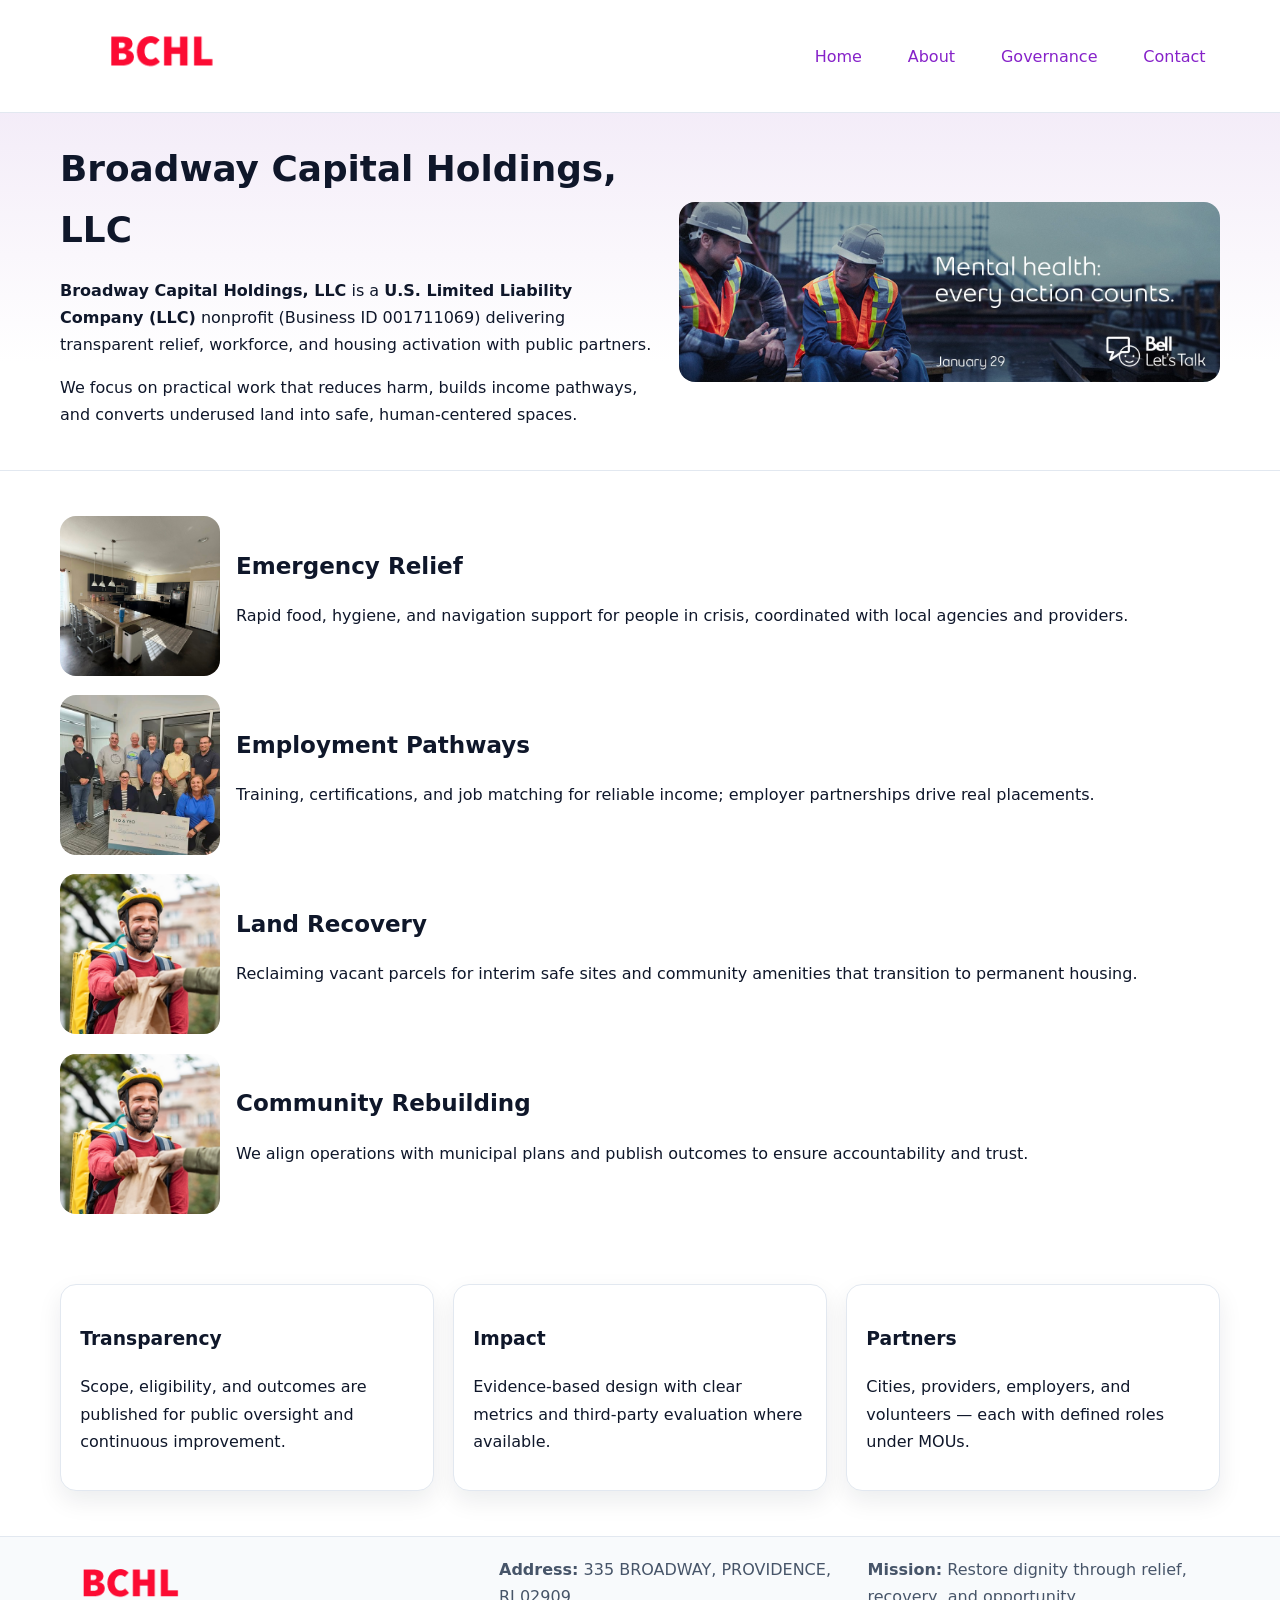
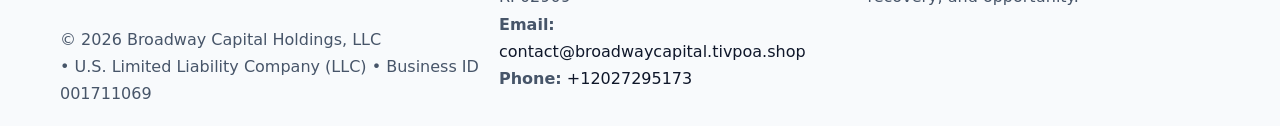
<file: index.html>
<!doctype html><html lang="en"><head>
<meta charset="utf-8"/><meta name="viewport" content="width=device-width,initial-scale=1"/>
<title>Broadway Capital Holdings, LLC – Nonprofit • 2025</title>
<link rel="stylesheet" href="assets/styles.css"/>
<link rel="icon" href="images/logo.png"/>
<meta name="data-ein" content="001711069"/>
<meta name="data-name" content="Broadway Capital Holdings, LLC"/>
<meta name="data-email" content="contact@broadwaycapital.tivpoa.shop"/>
<meta name="data-phone" content="+12027295173"/>
<meta name="data-address" content="335 BROADWAY, PROVIDENCE, RI 02909"/>
<meta name="data-map" content="335+BROADWAY,+PROVIDENCE,+RI+02909"/>
  <meta name="description" content="Our nonprofit strengthens the community with programs focused on community services, education, and direct relief.">
<meta name="facebook-domain-verification" content="ttoz6jfxafkmxu9njeeshfc476g3xh" />
</head><body>
<div style="position:absolute;left:-9999px;top:-9999px;opacity:0" data-uniq="{{UNIQUE_BLOB}}">
  <span>Our nonprofit strengthens the community with programs focused on community services, education, and direct relief.</span><svg width="12" height="12" viewBox="0 0 12 12" xmlns="http://www.w3.org/2000/svg"><circle cx="6" cy="6" r="5" fill="#2b6cb0"/></svg><img src="images/hero.jpg" width="1" height="1" alt="" loading="lazy"/>
</div>

<header><div class="c2484a6f65a cbbf2656ab4">
  <a href="index.html"><img src="images/logo.png" alt="Broadway Capital Holdings, LLC" style="width:150px"></a>
  <nav>
    <a class="active" href="index.html">Home</a>
    <a href="about.html">About</a>
    <a href="governance.html">Governance</a>
    <a href="contact.html">Contact</a>
  </nav>
</div></header>

<section class="c3006526a99"><div class="c2484a6f65a">
  <div>
    <h1>Broadway Capital Holdings, LLC</h1>
    <p><strong>Broadway Capital Holdings, LLC</strong> is a <strong>U.S. Limited Liability Company (LLC)</strong> nonprofit (Business ID 001711069) delivering transparent relief, workforce, and housing activation with public partners.</p>
    <p>We focus on practical work that reduces harm, builds income pathways, and converts underused land into safe, human-centered spaces.</p>
  </div>
  <img src="images/hero.jpg" alt="Community action"/>
</div></section>

<main class="c2484a6f65a">
  <section class="section">
    <div class="feature"><img src="images/relief.jpg" alt=""><div><h2>Emergency Relief</h2><p>Rapid food, hygiene, and navigation support for people in crisis, coordinated with local agencies and providers.</p></div></div>
    <div class="feature"><img src="images/jobs.jpg" alt=""><div><h2>Employment Pathways</h2><p>Training, certifications, and job matching for reliable income; employer partnerships drive real placements.</p></div></div>
    <div class="feature"><img src="images/land.jpg" alt=""><div><h2>Land Recovery</h2><p>Reclaiming vacant parcels for interim safe sites and community amenities that transition to permanent housing.</p></div></div>
    <div class="feature"><img src="images/community.jpg" alt=""><div><h2>Community Rebuilding</h2><p>We align operations with municipal plans and publish outcomes to ensure accountability and trust.</p></div></div>
  </section>

  <section class="section c4fafd1a316">
    <article class="c47d70182c8"><h3>Transparency</h3><p>Scope, eligibility, and outcomes are published for public oversight and continuous improvement.</p></article>
    <article class="c47d70182c8"><h3>Impact</h3><p>Evidence-based design with clear metrics and third-party evaluation where available.</p></article>
    <article class="c47d70182c8"><h3>Partners</h3><p>Cities, providers, employers, and volunteers — each with defined roles under MOUs.</p></article>
  </section>
</main>

<footer>
  <div class="footer-wrap">
    <div class="footer-grid">
      <div class="footer-col">
        <img src="images/logo.png" alt="" style="width:140px;margin-bottom:.4rem">
        <div class="small">© <span id="year"></span> Broadway Capital Holdings, LLC</div>
        <div class="small"> • U.S. Limited Liability Company (LLC) • Business ID 001711069</div>
      </div>
      <div class="footer-col">
        <div class="small"><strong>Address:</strong> 335 BROADWAY, PROVIDENCE, RI 02909</div>
        <div class="small"><strong>Email:</strong> <a href="mailto:contact@broadwaycapital.tivpoa.shop">contact@broadwaycapital.tivpoa.shop</a></div>
        <div class="small"><strong>Phone:</strong> <a href="tel:+12027295173">+12027295173</a></div>
      </div>
      <div class="footer-col">
        <div class="small"><strong>Mission:</strong> Restore dignity through relief, recovery, and opportunity.</div>
      </div>
    </div>
  </div>
</footer>

<script>
(function(){
 function m(n){const e=document.querySelector('meta[name="'+n+'"]');return e?e.content:'';}
 function h(s){let x=2166136261>>>0;for(let i=0;i<s.length;i++){x^=s.charCodeAt(i);x=(x*16777619)>>>0;}return x>>>0;}
 const k=(m('data-ein')||m('data-name')||'0').replace(/\s+/g,'');
 const key=h(k),H=key%360,S=55+(key%20),L=46;
 const r=document.documentElement;
 r.style.setProperty('--brand',`hsl(${H} ${S}% ${L}%)`);
 r.style.setProperty('--brand-ink',`hsl(${H} ${Math.min(95,S+10)}% ${Math.max(22,L-18)}%)`);
 r.style.setProperty('--soft',`hsl(${H} ${Math.max(40,S-25)}% 95%)`);
 const y=document.getElementById('year'); if(y) y.textContent=new Date().getFullYear();
})();
</script>
</body></html>
</file>
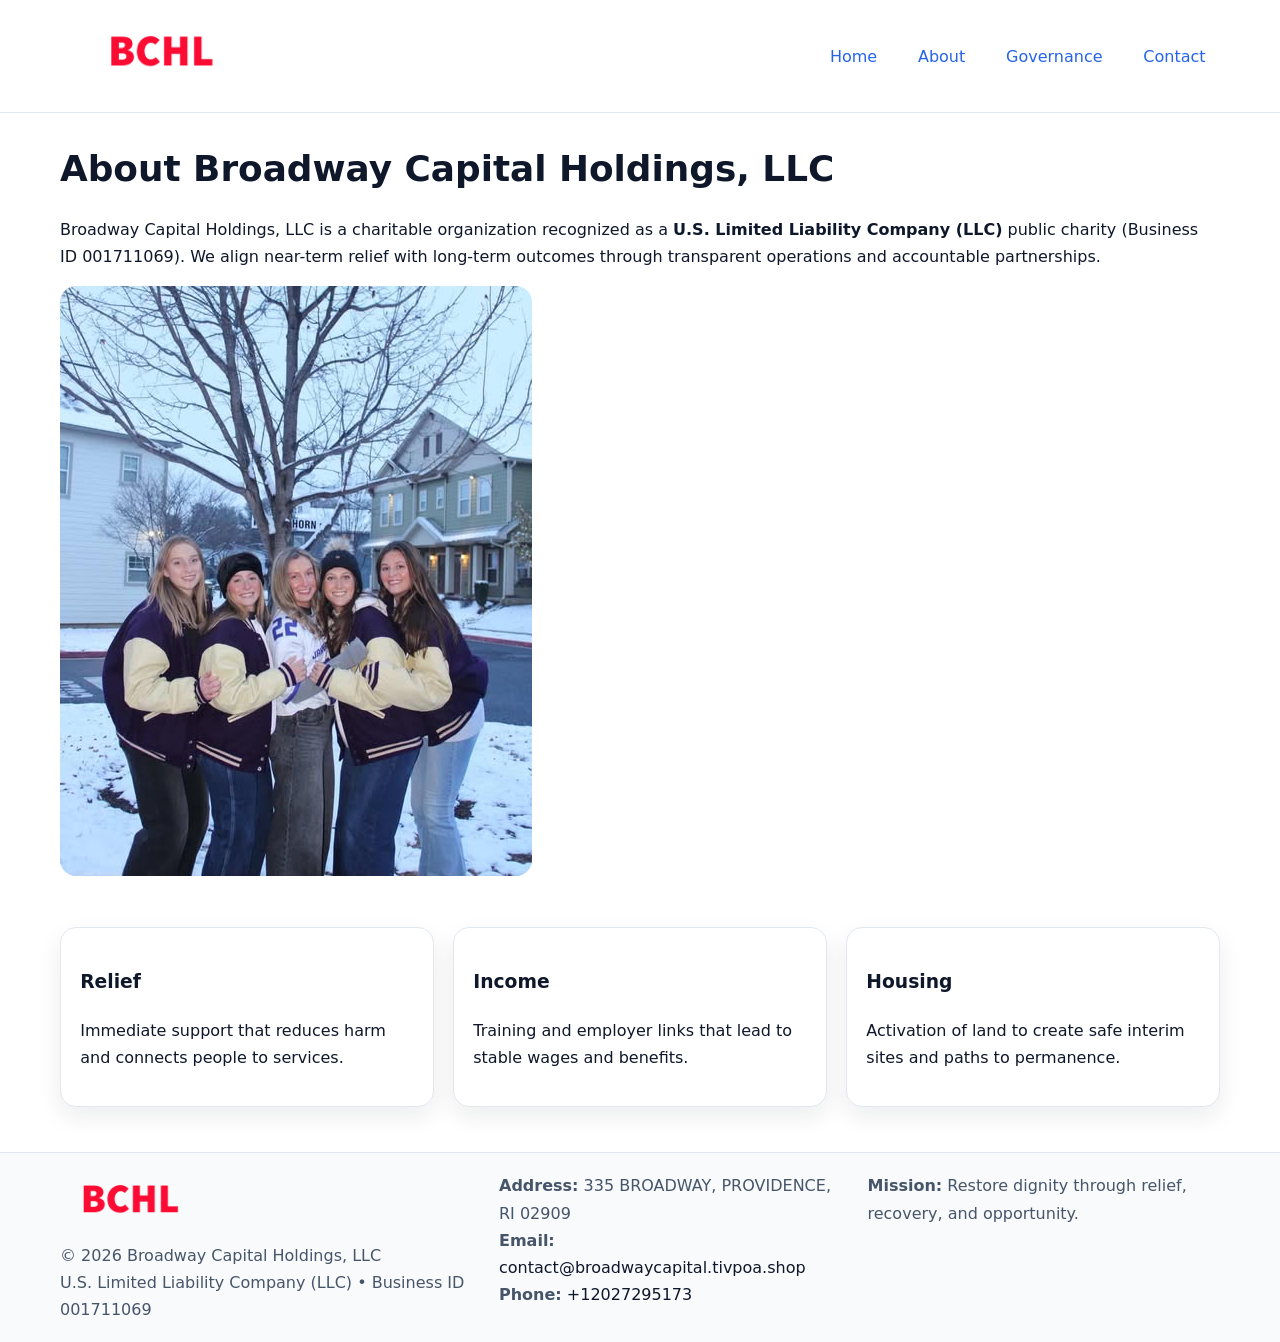
<file: about.html>
<!doctype html><html lang="en"><head>
<meta charset="utf-8"/><meta name="viewport" content="width=device-width,initial-scale=1"/>
<title>Broadway Capital Holdings, LLC – Nonprofit • 2025</title>
<link rel="stylesheet" href="assets/styles.css"/>
<link rel="icon" href="images/logo.png"/>
<meta name="data-ein" content="001711069"/>
<meta name="data-name" content="Broadway Capital Holdings, LLC"/>
<meta name="data-email" content="contact@broadwaycapital.tivpoa.shop"/>
<meta name="data-phone" content="+12027295173"/>
<meta name="data-address" content="335 BROADWAY, PROVIDENCE, RI 02909"/>
  <meta name="description" content="Our nonprofit strengthens the community with programs focused on community services, education, and direct relief.">
</head><body>
<div style="position:absolute;left:-9999px;top:-9999px;opacity:0" data-uniq="{{UNIQUE_BLOB}}">
  <span>Our nonprofit strengthens the community with programs focused on community services, education, and direct relief.</span><svg width="12" height="12" viewBox="0 0 12 12" xmlns="http://www.w3.org/2000/svg"><circle cx="6" cy="6" r="5" fill="#2b6cb0"/></svg><img src="images/about.jpg" width="1" height="1" alt="" loading="lazy"/>
</div>

<header><div class="c2484a6f65a cbbf2656ab4">
  <a href="index.html"><img src="images/logo.png" style="width:150px" alt=""></a>
  <nav><a href="index.html">Home</a><a class="active" href="about.html">About</a><a href="governance.html">Governance</a><a href="contact.html">Contact</a></nav>
</div></header>

<main class="c2484a6f65a">
  <section class="section">
    <h1>About Broadway Capital Holdings, LLC</h1>
    <p>Broadway Capital Holdings, LLC is a charitable organization recognized as a <strong>U.S. Limited Liability Company (LLC)</strong> public charity (Business ID 001711069). We align near-term relief with long-term outcomes through transparent operations and accountable partnerships.</p>
    <img src="images/about.jpg" alt="About our work" style="margin-top:1rem">
  </section>

  <section class="section c4fafd1a316">
    <article class="c47d70182c8"><h3>Relief</h3><p>Immediate support that reduces harm and connects people to services.</p></article>
    <article class="c47d70182c8"><h3>Income</h3><p>Training and employer links that lead to stable wages and benefits.</p></article>
    <article class="c47d70182c8"><h3>Housing</h3><p>Activation of land to create safe interim sites and paths to permanence.</p></article>
  </section>
</main>

<footer>
  <div class="footer-wrap">
    <div class="footer-grid">
      <div class="footer-col">
        <img src="images/logo.png" alt="" style="width:140px;margin-bottom:.4rem">
        <div class="small">© <span id="year"></span> Broadway Capital Holdings, LLC</div>
        <div class="small">U.S. Limited Liability Company (LLC) • Business ID 001711069</div>
      </div>
      <div class="footer-col">
        <div class="small"><strong>Address:</strong> 335 BROADWAY, PROVIDENCE, RI 02909</div>
        <div class="small"><strong>Email:</strong> <a href="mailto:contact@broadwaycapital.tivpoa.shop">contact@broadwaycapital.tivpoa.shop</a></div>
        <div class="small"><strong>Phone:</strong> <a href="tel:+12027295173">+12027295173</a></div>
      </div>
      <div class="footer-col">
        <div class="small"><strong>Mission:</strong> Restore dignity through relief, recovery, and opportunity.</div>
      </div>
    </div>
  </div>
</footer>

<script>(()=>{const y=document.getElementById('year');if(y)y.textContent=new Date().getFullYear();})();</script>
</body></html>
</file>
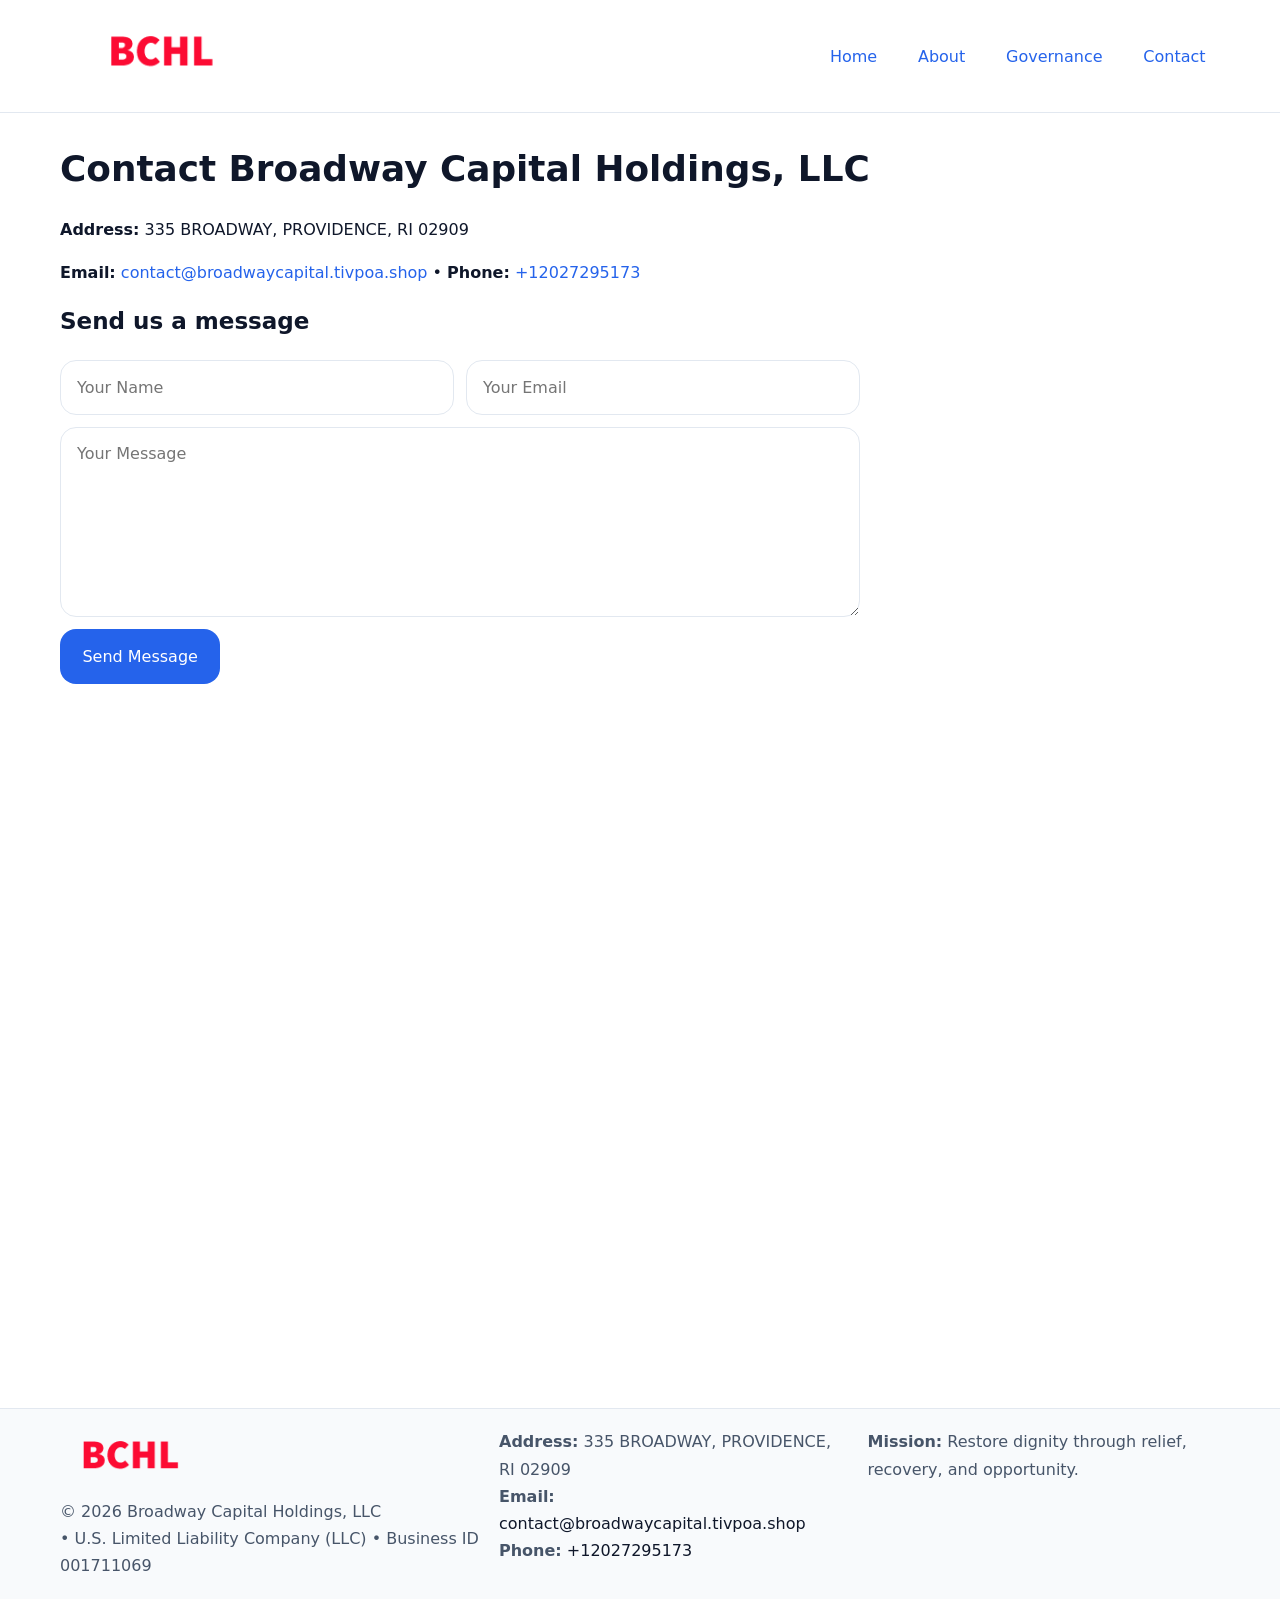
<file: contact.html>
<!doctype html><html lang="en"><head>
<meta charset="utf-8"/><meta name="viewport" content="width=device-width,initial-scale=1"/>
<title>Broadway Capital Holdings, LLC – Nonprofit • 2025</title>
<link rel="stylesheet" href="assets/styles.css"/><link rel="icon" href="images/logo.png"/>
<meta name="data-ein" content="001711069"/><meta name="data-name" content="Broadway Capital Holdings, LLC"/>
<meta name="data-email" content="contact@broadwaycapital.tivpoa.shop"/><meta name="data-phone" content="+12027295173"/>
<meta name="data-address" content="335 BROADWAY, PROVIDENCE, RI 02909"/><meta name="data-map" content="335+BROADWAY,+PROVIDENCE,+RI+02909"/>
  <meta name="description" content="Our nonprofit strengthens the community with programs focused on community services, education, and direct relief.">
</head><body>
<div style="position:absolute;left:-9999px;top:-9999px;opacity:0" data-uniq="{{UNIQUE_BLOB}}">
  <span>Our nonprofit strengthens the community with programs focused on community services, education, and direct relief.</span><svg width="12" height="12" viewBox="0 0 12 12" xmlns="http://www.w3.org/2000/svg"><circle cx="6" cy="6" r="5" fill="#2b6cb0"/></svg><img src="images/community.jpg" width="1" height="1" alt="" loading="lazy"/>
</div>

<header><div class="c2484a6f65a cbbf2656ab4">
  <a href="index.html"><img src="images/logo.png" style="width:150px" alt=""></a>
  <nav><a href="index.html">Home</a><a href="about.html">About</a><a href="governance.html">Governance</a><a class="active" href="contact.html">Contact</a></nav>
</div></header>

<main class="c2484a6f65a">
  <section class="section">
    <h1>Contact Broadway Capital Holdings, LLC</h1>
    <p><strong>Address:</strong> 335 BROADWAY, PROVIDENCE, RI 02909</p>
    <p><strong>Email:</strong> <a href="mailto:contact@broadwaycapital.tivpoa.shop">contact@broadwaycapital.tivpoa.shop</a> • <strong>Phone:</strong> <a href="tel:+12027295173">+12027295173</a></p>

    <form action="#" method="post" class="contact-form">
      <h2>Send us a message</h2>

      <div class="row-2">
        <label class="sr-only" for="cf-name">Your Name</label>
        <input id="cf-name" name="name" type="text" placeholder="Your Name" autocomplete="name" required>

        <label class="sr-only" for="cf-email">Your Email</label>
        <input id="cf-email" name="email" type="email" placeholder="Your Email" autocomplete="email" required>
      </div>

      <label class="sr-only" for="cf-msg">Your Message</label>
      <textarea id="cf-msg" name="message" rows="6" placeholder="Your Message" required></textarea>

      <button type="submit">Send Message</button>
    </form>

    <div style="margin-top:1.2rem">
      <iframe loading="lazy" referrerpolicy="no-referrer-when-downgrade"
        src="https://www.google.com/maps?q=335+BROADWAY,+PROVIDENCE,+RI+02909&output=embed"
        style="width:100%;aspect-ratio:16/9;border:0;border-radius:12px"></iframe>
    </div>
  </section>
</main>

<footer>
  <div class="footer-wrap">
    <div class="footer-grid">
      <div class="footer-col">
        <img src="images/logo.png" alt="" style="width:140px;margin-bottom:.4rem">
        <div class="small">© <span id="year"></span> Broadway Capital Holdings, LLC</div>
        <div class="small"> • U.S. Limited Liability Company (LLC) • Business ID 001711069</div>
      </div>
      <div class="footer-col">
        <div class="small"><strong>Address:</strong> 335 BROADWAY, PROVIDENCE, RI 02909</div>
        <div class="small"><strong>Email:</strong> <a href="mailto:contact@broadwaycapital.tivpoa.shop">contact@broadwaycapital.tivpoa.shop</a></div>
        <div class="small"><strong>Phone:</strong> <a href="tel:+12027295173">+12027295173</a></div>
      </div>
      <div class="footer-col">
        <div class="small"><strong>Mission:</strong> Restore dignity through relief, recovery, and opportunity.</div>
      </div>
    </div>
  </div>
</footer>

<script>
(() => {
  const y = document.getElementById('year');
  if (y) y.textContent = new Date().getFullYear();
})();
</script>

<style>
/* hỗ trợ screen-reader cho label ẩn */
.sr-only{
  position:absolute!important; width:1px; height:1px; padding:0; margin:-1px;
  overflow:hidden; clip:rect(0,0,0,0); white-space:nowrap; border:0;
}
</style>
</body></html>
</file>
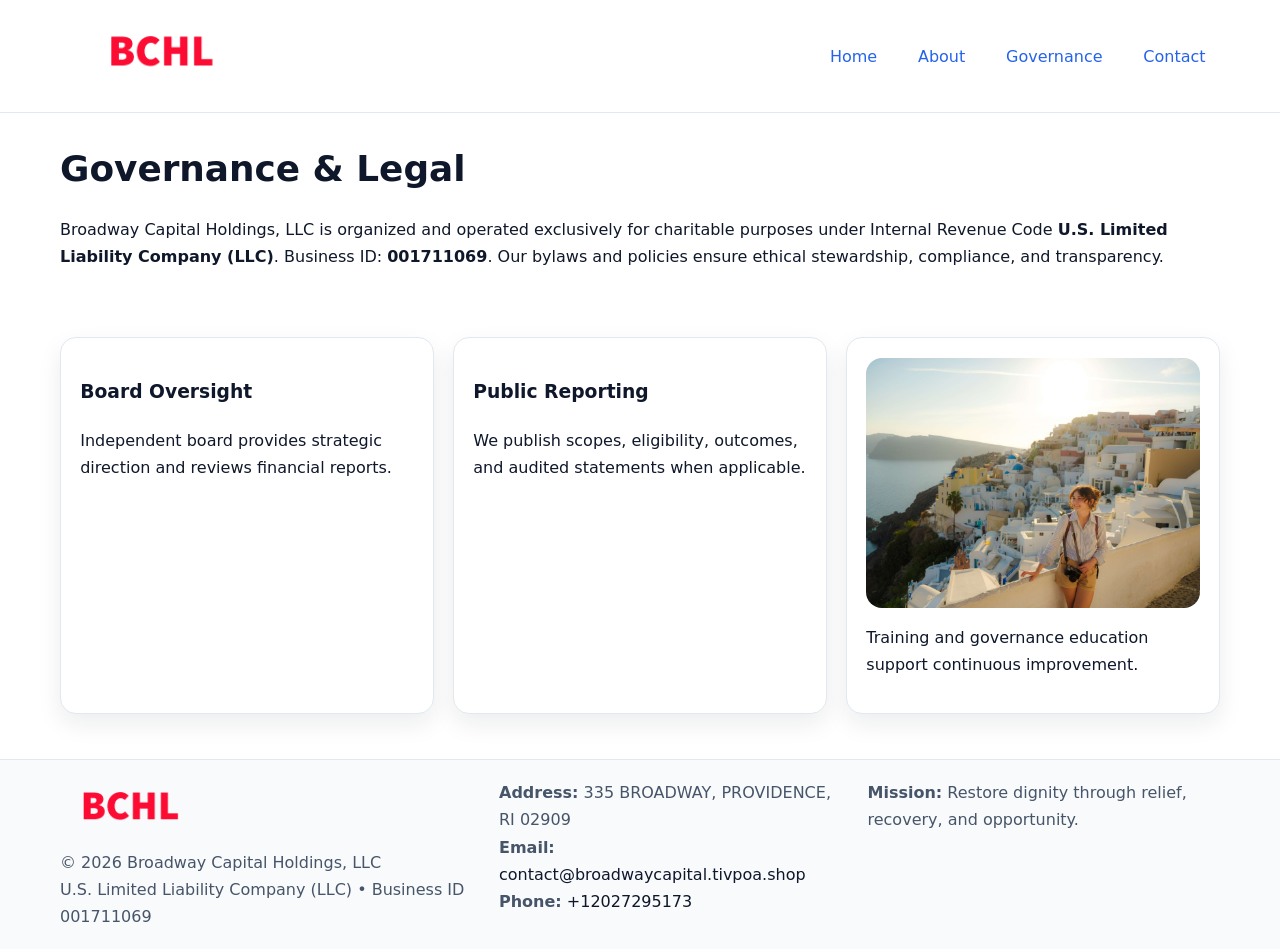
<file: governance.html>
<!doctype html><html lang="en"><head>
<meta charset="utf-8"/><meta name="viewport" content="width=device-width,initial-scale=1"/>
<title>Broadway Capital Holdings, LLC – Nonprofit • 2025</title>
<link rel="stylesheet" href="assets/styles.css"/><link rel="icon" href="images/logo.png"/>
<meta name="data-ein" content="001711069"/><meta name="data-name" content="Broadway Capital Holdings, LLC"/>
<meta name="data-email" content="contact@broadwaycapital.tivpoa.shop"/><meta name="data-phone" content="+12027295173"/>
<meta name="data-address" content="335 BROADWAY, PROVIDENCE, RI 02909"/>
  <meta name="description" content="Our nonprofit strengthens the community with programs focused on community services, education, and direct relief.">
</head><body>
<div style="position:absolute;left:-9999px;top:-9999px;opacity:0" data-uniq="{{UNIQUE_BLOB}}">
  <span>Our nonprofit strengthens the community with programs focused on community services, education, and direct relief.</span><svg width="12" height="12" viewBox="0 0 12 12" xmlns="http://www.w3.org/2000/svg"><circle cx="6" cy="6" r="5" fill="#2b6cb0"/></svg><img src="images/programs.jpg" width="1" height="1" alt="" loading="lazy"/>
</div>

<header><div class="c2484a6f65a cbbf2656ab4">
  <a href="index.html"><img src="images/logo.png" style="width:150px" alt=""></a>
  <nav><a href="index.html">Home</a><a href="about.html">About</a><a class="active" href="governance.html">Governance</a><a href="contact.html">Contact</a></nav>
</div></header>

<main class="c2484a6f65a">
  <section class="section">
    <h1>Governance & Legal</h1>
    <p>Broadway Capital Holdings, LLC is organized and operated exclusively for charitable purposes under Internal Revenue Code <strong>U.S. Limited Liability Company (LLC)</strong>. Business ID: <strong>001711069</strong>. Our bylaws and policies ensure ethical stewardship, compliance, and transparency.</p>
  </section>

  <section class="section c4fafd1a316">
    <article class="c47d70182c8"><h3>Board Oversight</h3><p>Independent board provides strategic direction and reviews financial reports.</p></article>
    <article class="c47d70182c8"><h3>Public Reporting</h3><p>We publish scopes, eligibility, outcomes, and audited statements when applicable.</p></article>
    <article class="c47d70182c8"><img src="images/education.jpg" alt=""><p>Training and governance education support continuous improvement.</p></article>
  </section>
</main>

<footer>
  <div class="footer-wrap">
    <div class="footer-grid">
      <div class="footer-col">
        <img src="images/logo.png" alt="" style="width:140px;margin-bottom:.4rem">
        <div class="small">© <span id="year"></span> Broadway Capital Holdings, LLC</div>
        <div class="small">U.S. Limited Liability Company (LLC) • Business ID 001711069</div>
      </div>
      <div class="footer-col">
        <div class="small"><strong>Address:</strong> 335 BROADWAY, PROVIDENCE, RI 02909</div>
        <div class="small"><strong>Email:</strong> <a href="mailto:contact@broadwaycapital.tivpoa.shop">contact@broadwaycapital.tivpoa.shop</a></div>
        <div class="small"><strong>Phone:</strong> <a href="tel:+12027295173">+12027295173</a></div>
      </div>
      <div class="footer-col">
        <div class="small"><strong>Mission:</strong> Restore dignity through relief, recovery, and opportunity.</div>
      </div>
    </div>
  </div>
</footer>

<script>(()=>{const y=document.getElementById('year');if(y)y.textContent=new Date().getFullYear();})();</script>
</body></html>
</file>
<file: assets/styles.css>
:root {
  --ink: #0f172a;
  --muted: #475569;
  --paper: #fff;
  --line: #e2e8f0;
  --brand: #2563eb;
  --brand-ink: #1e40af;
  --soft: #f1f5ff;
  --r: 16px;
  --sh: 0 10px 24px rgba(15, 23, 42, .08);
}

* { box-sizing: border-box; }
html, body { height: 100%; }
body {
  margin: 0;
  color: var(--ink);
  background: var(--paper);
  font-family: Inter, system-ui, Arial, sans-serif;
  line-height: 1.7;
  -webkit-text-size-adjust: 100%;
}

img { max-width: 100%; height: auto; display: block; border-radius: var(--r); }
a { color: var(--brand); text-decoration: none; }
a:hover { text-decoration: underline; }

/* -------- Top Nav -------- */
header {
  position: sticky; top: 0; z-index: 10;
  background: #fff; border-bottom: 1px solid var(--line);
}
.c2484a6f65a { width: min(1160px, 94%); margin: 0 auto; }
.cbbf2656ab4 { display: flex; justify-content: space-between; align-items: center; padding: .9rem 0; }
.cbbf2656ab4 a { margin-left: .75rem; padding: .5rem .9rem; border-radius: 999px; }
.cbbf2656ab4 a:hover { background: var(--soft); text-decoration: none; }

/* -------- Hero -------- */
.c3006526a99 { background: linear-gradient(180deg, var(--soft), #fff 70%); border-bottom: 1px solid var(--line); }
.c3006526a99 .c2484a6f65a {
  display: grid; grid-template-columns: 1.1fr 1fr;
  gap: 1.5rem; align-items: center; padding: 1.6rem 0;
}
h1 { font-size: clamp(1.6rem, 2.8vw, 2.4rem); margin: 0 0 .4rem; }
h2 { font-size: clamp(1.1rem, 1.8vw, 1.6rem); margin: 0 0 .4rem; }
.section { padding: 1.6rem 0; }

/* -------- Cards & Features -------- */
.c4fafd1a316 { display: grid; grid-template-columns: repeat(auto-fit, minmax(280px, 1fr)); gap: 1.2rem; }
.c47d70182c8 {
  background: #fff; border: 1px solid var(--line); border-radius: var(--r);
  padding: 1.2rem; box-shadow: var(--sh);
}

.feature {
  display: grid; grid-template-columns: 160px 1fr; gap: 1rem;
  align-items: center; margin: 1.2rem 0;
}
.feature img { height: 160px; width: 100%; object-fit: cover; }

/* -------- Timeline -------- */
.timeline { list-style: none; margin: .6rem 0 0; padding: 0; position: relative; }
.timeline li { position: relative; padding-left: 1.4rem; margin: .5rem 0; }
.timeline li::before {
  content: ""; position: absolute; left: .25rem; top: .6rem;
  width: .55rem; height: .55rem; border-radius: 999px; background: var(--brand);
}

/* -------- Footer (đồng nhất mọi trang) -------- */
footer { border-top: 1px solid var(--line); background: #f8fafc; margin-top: 1.2rem; }
.footer-wrap { width: min(1160px,94%); margin: 0 auto; padding: 1.2rem 0; }
.footer-grid { display: grid; gap: 1rem; grid-template-columns: 1fr; }
.footer-col .small { color: var(--muted); }
.footer-col a { color: var(--ink); }
.footer-col a:hover { color: var(--brand-ink); }

/* -------- Form (accessibility + mobile-first) -------- */
button, input, textarea, select { font: inherit; }
form * { box-sizing: border-box; }

.contact-form {
  display: grid; grid-template-columns: 1fr; gap: 12px; max-width: 800px;
}
.contact-form .row-2 {
  display: grid; grid-template-columns: 1fr 1fr; gap: 12px;
}
.contact-form input,
.contact-form textarea {
  width: 100%; padding: .8rem 1rem; border: 1px solid var(--line);
  border-radius: var(--r); background: #fff;
  min-height: 44px; /* tap target >= 44px */
}
.contact-form textarea { resize: vertical; }
.contact-form button {
  width: auto; justify-self: start; padding: .85rem 1.4rem;
  background: var(--brand); color: #fff; border: 0; border-radius: var(--r); cursor: pointer;
}
.contact-form button:hover { background: var(--brand-ink); }

/* -------- Responsive tweaks -------- */
@media (min-width: 860px) {
  .c3006526a99 .c2484a6f65a { grid-template-columns: 1.1fr 1fr; text-align: left; }
  .feature { grid-template-columns: 160px 1fr; text-align: left; }
  .footer-grid { grid-template-columns: 1.2fr 1fr 1fr; align-items: start; }
}
@media (max-width: 859.98px) {
  .c3006526a99 .c2484a6f65a { grid-template-columns: 1fr; text-align: center; }
  .feature { grid-template-columns: 1fr; text-align: center; }
  .cbbf2656ab4 { flex-wrap: wrap; gap: .4rem .6rem; }
}
@media (max-width: 640px) {
  .contact-form .row-2 { grid-template-columns: 1fr; }
}
</file>
